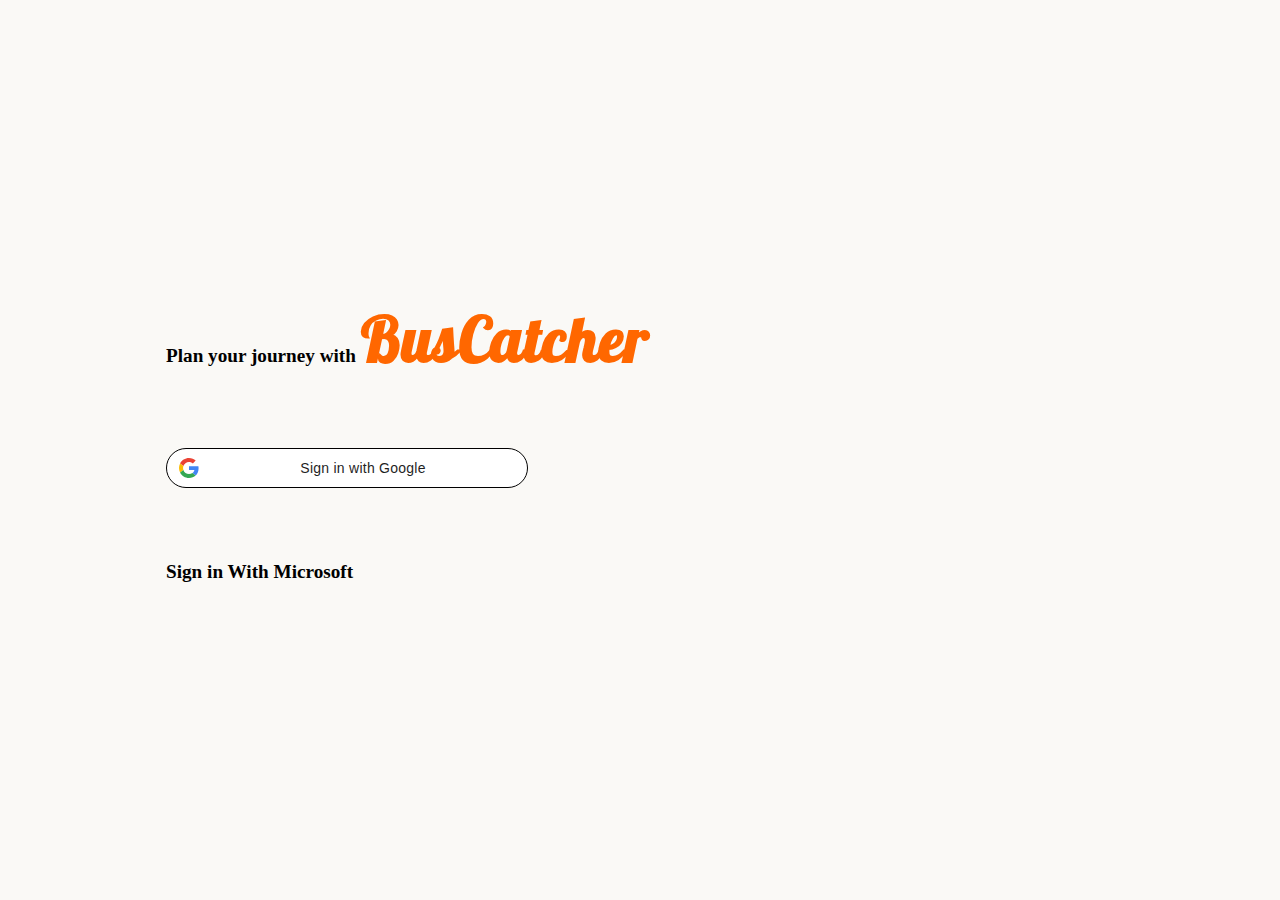
<file: Frontend/index.html>
<!DOCTYPE html>
<html lang="en">
  <head>
    <meta name="appleid-signin-client-id" content="[CLIENT_ID]" />
    <meta name="appleid-signin-scope" content="[SCOPES]" />
    <meta name="appleid-signin-redirect-uri" content="[REDIRECT_URI]" />
    <meta name="appleid-signin-state" content="[STATE]" />
    <meta charset="UTF-8" />
    <meta name="viewport" content="width=device-width, initial-scale=1.0" />
    <link
      rel="stylesheet"
      href="https://cdnjs.cloudflare.com/ajax/libs/font-awesome/6.5.1/css/all.min.css"
    />
    <link rel="preconnect" href="https://fonts.googleapis.com" />
    <link rel="preconnect" href="https://fonts.gstatic.com" crossorigin />
    <link
      href="https://fonts.googleapis.com/css2?family=Lobster&display=swap"
      rel="stylesheet"
    />

    <link rel="stylesheet" href="./styles/index.css" />
    <title>BusCatcher</title>
  </head>
  <body style="background-color: #faf9f6">
    <section class="main">
      <div>
        <h2>
          Plan your journey with
          <span>
            <a href="#" class="logo" style="margin: auto">BusCatcher</a>
          </span>
        </h2>
        <br />
        <br />
        <br />
        <button
          class="gsi-material-button"
          onclick="location.href='http://localhost:8080/api/google/login';"
        >
          <div class="gsi-material-button-state"></div>
          <div class="gsi-material-button-content-wrapper">
            <div class="gsi-material-button-icon">
              <svg
                version="1.1"
                xmlns="http://www.w3.org/2000/svg"
                viewBox="0 0 48 48"
                xmlns:xlink="http://www.w3.org/1999/xlink"
                style="display: block"
              >
                <path
                  fill="#EA4335"
                  d="M24 9.5c3.54 0 6.71 1.22 9.21 3.6l6.85-6.85C35.9 2.38 30.47 0 24 0 14.62 0 6.51 5.38 2.56 13.22l7.98 6.19C12.43 13.72 17.74 9.5 24 9.5z"
                ></path>
                <path
                  fill="#4285F4"
                  d="M46.98 24.55c0-1.57-.15-3.09-.38-4.55H24v9.02h12.94c-.58 2.96-2.26 5.48-4.78 7.18l7.73 6c4.51-4.18 7.09-10.36 7.09-17.65z"
                ></path>
                <path
                  fill="#FBBC05"
                  d="M10.53 28.59c-.48-1.45-.76-2.99-.76-4.59s.27-3.14.76-4.59l-7.98-6.19C.92 16.46 0 20.12 0 24c0 3.88.92 7.54 2.56 10.78l7.97-6.19z"
                ></path>
                <path
                  fill="#34A853"
                  d="M24 48c6.48 0 11.93-2.13 15.89-5.81l-7.73-6c-2.15 1.45-4.92 2.3-8.16 2.3-6.26 0-11.57-4.22-13.47-9.91l-7.98 6.19C6.51 42.62 14.62 48 24 48z"
                ></path>
                <path fill="none" d="M0 0h48v48H0z"></path>
              </svg>
            </div>
            <span class="gsi-material-button-contents"
              >Sign in with Google</span
            >
            <span style="display: none">Sign in with Google</span>
          </div>
        </button>
        <br />
        <br />
        <div
          id="appleid-signin"
          class="signin-button"
          data-mode="center-align"
          data-color="white"
          data-border="true"
          data-border-radius="50"
          data-color="black"
          data-border="true"
          data-type="sign-in"
        ></div>
        <script
          type="text/javascript"
          src="https://appleid.cdn-apple.com/appleauth/static/jsapi/appleid/1/en_US/appleid.auth.js"
        ></script>
        <h2>Sign in With Microsoft</h2>
      </div>
    </section>
  </body>
</html>
</file>
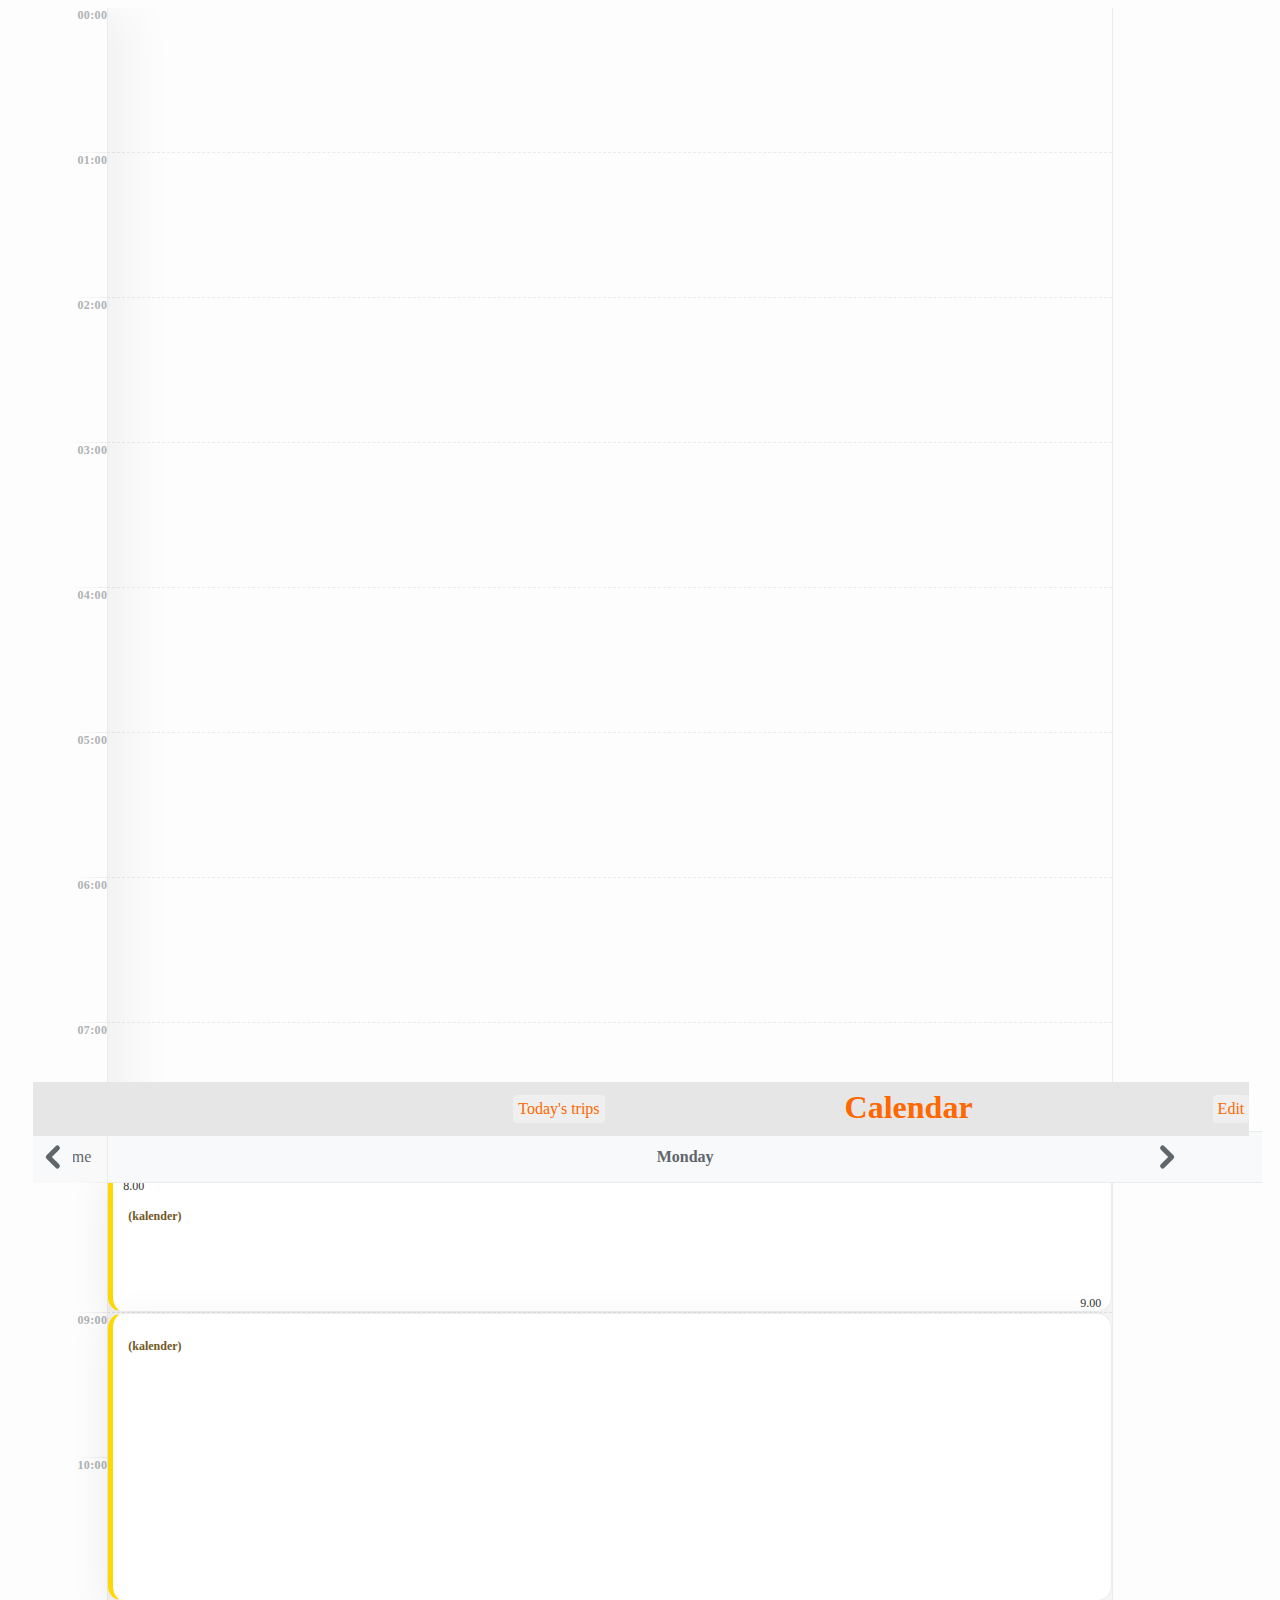
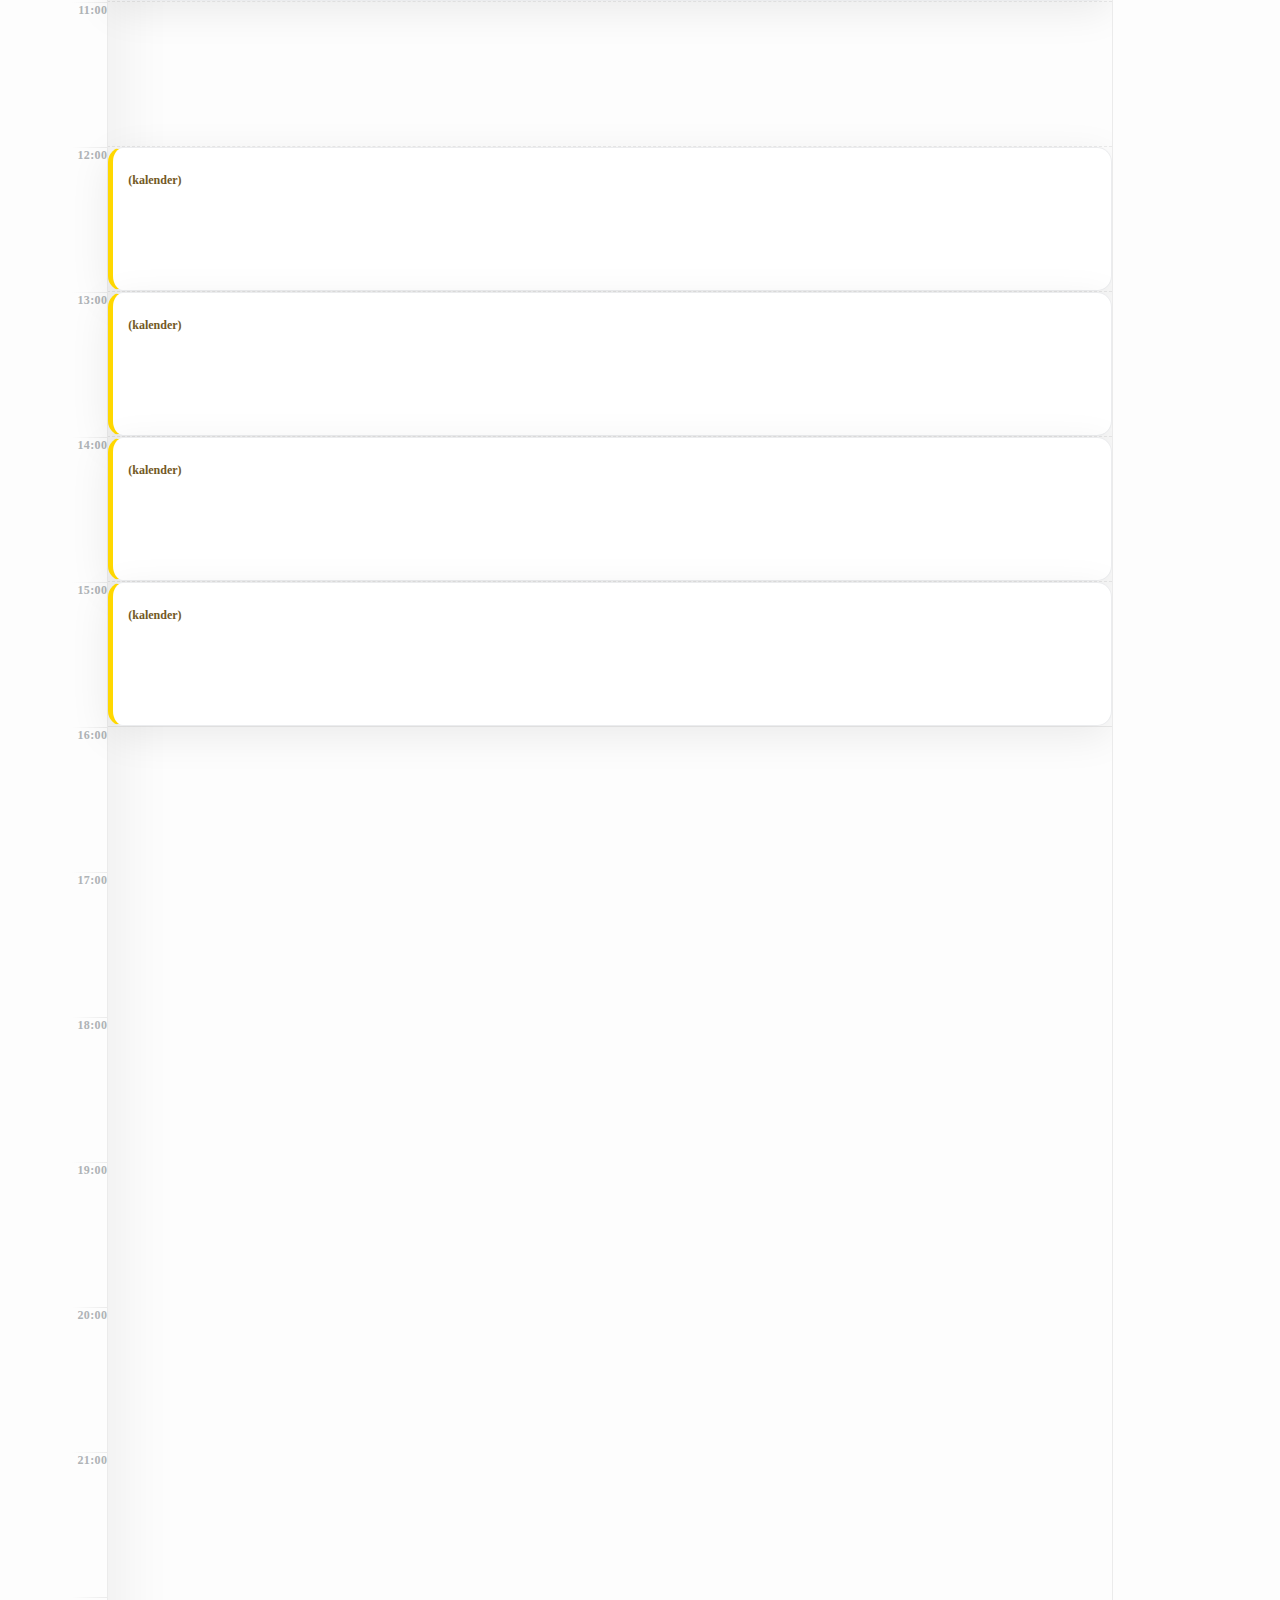
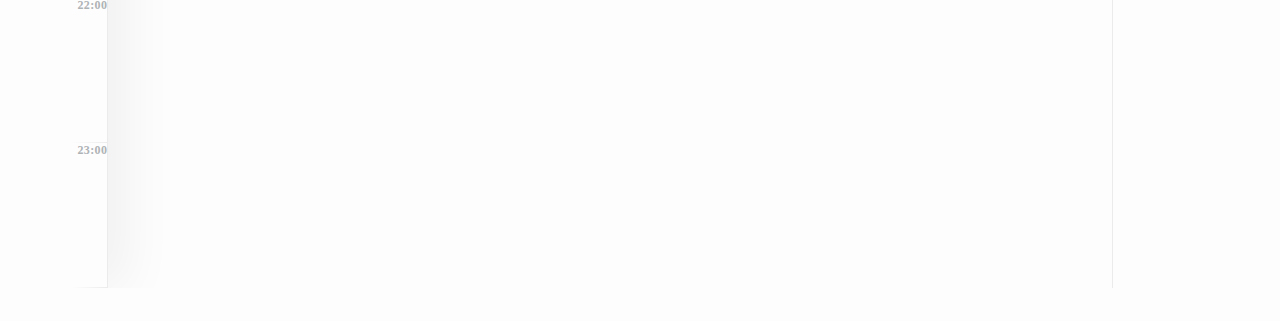
<file: Frontend/chosen_calendar.html>
<!DOCTYPE html>
<html lang="en">

<head>
        <meta charset="UTF-8">
        <meta name="viewport" content="width=device-width, initial-scale=1.0">
        <link rel="stylesheet" href="./styles/calendar.css">
        <link href="https://cdn.jsdelivr.net/npm/bootstrap@5.3.2/dist/css/bootstrap.min.css" rel="stylesheet"
                integrity="sha384-T3c6CoIi6uLrA9TneNEoa7RxnatzjcDSCmG1MXxSR1GAsXEV/Dwwykc2MPK8M2HN"
                crossorigin="anonymous">

        <title>Chosen Calendar</title>
</head>

<body>
        <svg style="position: absolute; width: 0; height: 0; display: none;">
                <symbol id="icon-arrow" viewBox="0 0 96 96">
                        <title>Arrow</title>
                        <path
                                d="M39.66,13.34A8,8,0,0,0,28.34,24.66L51.69,48,28.34,71.34A8,8,0,0,0,39.66,82.66l29-29a8,8,0,0,0,0-11.31Z">
                        </path>

                </symbol>
        </svg>

        <div class="wrapper">
                <div class="sticky-header" id="sticky-bar">
                        <div class="sticky-header" id="header-name">
                                <button class="btn btn-outline-success me-2" type="button"
                                id="tripButton">
                                        Today's trips
                                </button>
                        </div>
                        <div class="sticky-header" id="header-name">
                                <h1>Calendar</h1>
                        </div>
                        <div class="sticky-header" id="header-button">
                                <button class="btn btn-outline-success me-2" id="editButton" type="button" >
                                        Edit
                                </button>
                        </div>
                </div>
                <div class="table">
                        <div class="headers" id="sticky-headers">
                                <div class="buttons" id="sticky-buttons">
                                        <button class="btn-left">
                                                <svg>
                                                        <use xlink:href="#icon-arrow"></use>
                                                </svg>
                                        </button>
                                        <button class="btn-right">
                                                <svg>
                                                        <use xlink:href="#icon-arrow"></use>
                                                </svg>
                                        </button>
                                </div>
                                <div class="scroller syncscroll">
                                        <div class="track time">
                                                <div class="heading">Time</div>
                                        </div>
                                        <div class="track">
                                                <div class="heading">Monday</div>
                                        </div>

                                </div>
                        </div>
                        <div class="tracks syncscroll">
                                <div class="track time">
                                        <div class="entry">
                                                <time>00:00</time>
                                        </div>
                                        <div class="entry">
                                                <time>01:00</time>
                                        </div>
                                        <div class="entry">
                                                <time>02:00</time>
                                        </div>
                                        <div class="entry">
                                                <time>03:00</time>
                                        </div>
                                        <div class="entry">
                                                <time>04:00</time>
                                        </div>
                                        <div class="entry">
                                                <time>05:00</time>
                                        </div>
                                        <div class="entry">
                                                <time>06:00</time>
                                        </div>
                                        <div class="entry">
                                                <time>07:00</time>
                                        </div>
                                        <div class="entry" id="specificSelection">
                                                <time>08:00</time>
                                        </div>
                                        <div class="entry">
                                                <time>09:00</time>
                                        </div>
                                        <div class="entry">
                                                <time>10:00</time>
                                        </div>
                                        <div class="entry">
                                                <time>11:00</time>
                                        </div>
                                        <div class="entry">
                                                <time>12:00</time>
                                        </div>
                                        <div class="entry">
                                                <time>13:00</time>
                                        </div>
                                        <div class="entry">
                                                <time>14:00</time>
                                        </div>
                                        <div class="entry">
                                                <time>15:00</time>
                                        </div>
                                        <div class="entry">
                                                <time>16:00</time>
                                        </div>
                                        <div class="entry">
                                                <time>17:00</time>
                                        </div>
                                        <div class="entry">
                                                <time>18:00</time>
                                        </div>
                                        <div class="entry">
                                                <time>19:00</time>
                                        </div>
                                        <div class="entry">
                                                <time>20:00</time>
                                        </div>
                                        <div class="entry">
                                                <time>21:00</time>
                                        </div>
                                        <div class="entry">
                                                <time>22:00</time>
                                        </div>
                                        <div class="entry">
                                                <time>23:00</time>
                                        </div>
                                </div>
                                <div class="track yellow">
                                        <div class="entry">
                                        </div>
                                        <div class="entry">
                                        </div>
                                        <div class="entry">
                                        </div>
                                        <div class="entry">
                                        </div>
                                        <div class="entry">
                                        </div>
                                        <div class="entry">
                                        </div>
                                        <div class="entry">
                                        </div>
                                        <div class="entry">
                                        </div>
                                        <div class="entry">
                                                <div class="details">
                                                        <p class="top-left">8.00</p>
                                                        <h3>(kalender)</h3>
                                                        <p class="bottom-right">9.00</p>
                                                </div>
                                        </div>
                                        <div class="entry double">
                                                <div class="details">
                                                        <h3>(kalender)</h3>
                                                </div>
                                        </div>

                                        <div class="entry">
                                        </div>

                                        <div class="entry">
                                                <div class="details">
                                                        <h3>(kalender)</h3>
                                                </div>
                                        </div>
                                        <div class="entry">
                                                <div class="details">
                                                        <h3>(kalender)</h3>
                                                </div>
                                        </div>

                                        <div class="entry">
                                                <div class="details">
                                                        <h3>(kalender)</h3>
                                                </div>
                                        </div>
                                        <div class="entry">
                                                <div class="details">
                                                        <h3>(kalender)</h3>
                                                </div>
                                        </div>
                                </div>

                        </div>

                </div>
        </div>
        <div id="top-of-site-pixel-anchor"></div>
        <script src="./scripts/calendar.js"></script>
        <script>
                document.getElementById('editButton').addEventListener('click', function () {
                        // Redirect to the edit_calendar.html page after button click
                        window.location.href = 'edit_calendar.html';
                });

                document.getElementById('tripButton').addEventListener('click', function () {
                        // Redirect to the dailytravels.html page after button click
                        window.location.href = 'dailytravels.html';
                });
        </script>
        </script>
</body>

</html>
</file>
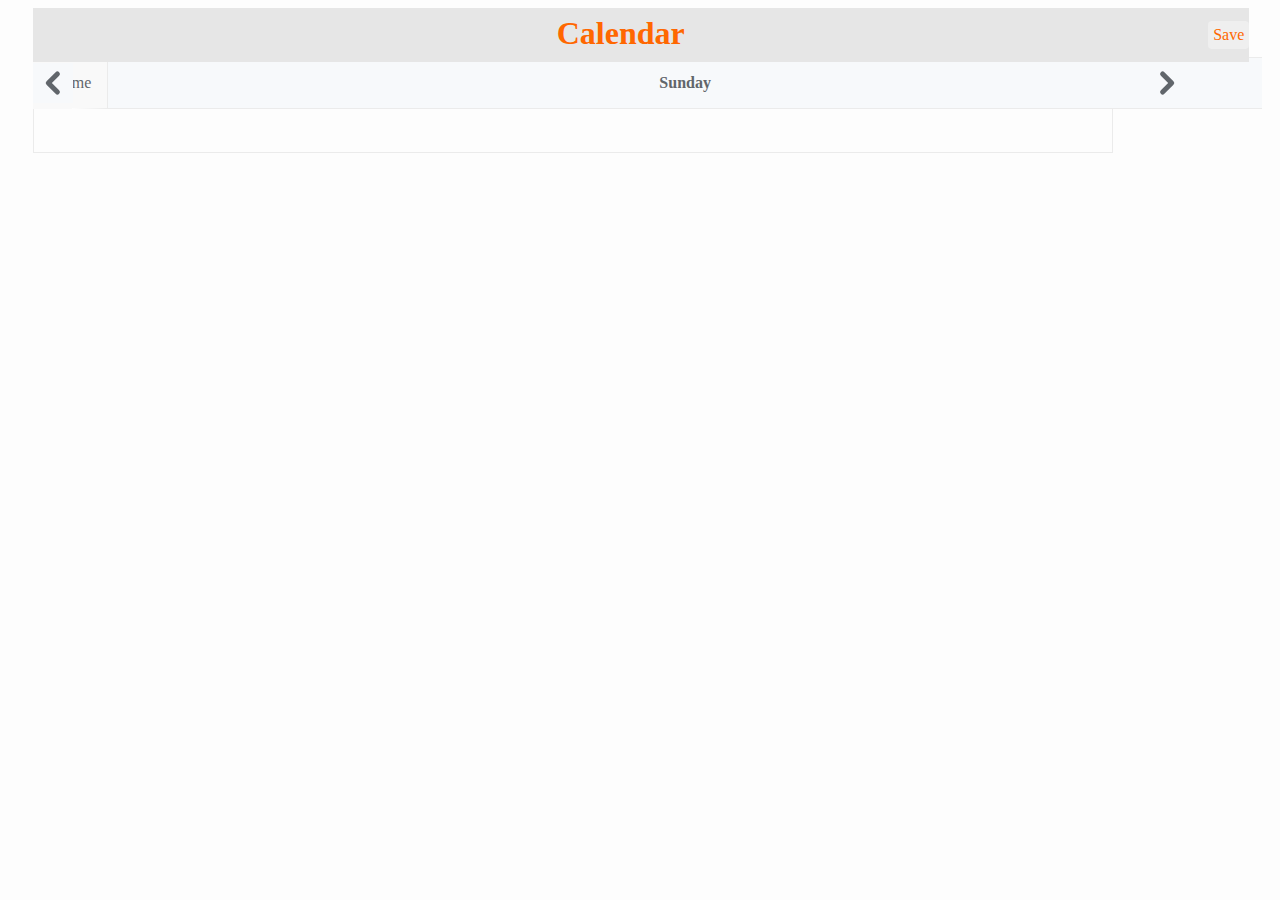
<file: Frontend/edit_calendar.html>
<!DOCTYPE html>
<html lang="en">

<head>
        <meta charset="UTF-8">
        <meta name="viewport" content="width=device-width, initial-scale=1.0">
        <link rel="stylesheet" href="./styles/calendar.css">
        <link href="https://cdn.jsdelivr.net/npm/bootstrap@5.3.2/dist/css/bootstrap.min.css" rel="stylesheet"
                integrity="sha384-T3c6CoIi6uLrA9TneNEoa7RxnatzjcDSCmG1MXxSR1GAsXEV/Dwwykc2MPK8M2HN"
                crossorigin="anonymous">
        <title>Edit Calendar</title>
</head>

<body>
        <svg style="position: absolute; width: 0; height: 0; display: none;">
                <symbol id="icon-arrow" viewBox="0 0 96 96">
                        <title>Arrow</title>
                        <path
                                d="M39.66,13.34A8,8,0,0,0,28.34,24.66L51.69,48,28.34,71.34A8,8,0,0,0,39.66,82.66l29-29a8,8,0,0,0,0-11.31Z">
                        </path>

                </symbol>
        </svg>

        <div class="wrapper">
                <div class="sticky-header" id="sticky-bar">
                        <div class="sticky-header" id="header-name">
                                <h1>Calendar</h1>
                        </div>
                        <div class="sticky-header" id="header-button">
                                <button class="btn btn-outline-success me-2" id="saveButton" type="button">
                                        Save
                                </button>
                        </div>
                </div>
                <div class="table">
                        <div class="headers" id="sticky-headers">
                                <div class="buttons">
                                        <button class="btn-left">
                                                <svg>
                                                        <use xlink:href="#icon-arrow"></use>
                                                </svg>
                                        </button>
                                        <button class="btn-right">
                                                <svg>
                                                        <use xlink:href="#icon-arrow"></use>
                                                </svg>
                                        </button>
                                </div>
                                <div class="scroller syncscroll">
                                        <div class="track time">
                                                <div class="heading">Time</div>
                                        </div>
                                        <div class="track">
                                                <div class="heading" id="todaysName">Monday</div>
                                        </div>

                                </div>
                        </div>
                        <div class="tracks syncscroll">
                                <div class="track yellow" id="calendarEventsView">
                                        <div class="entry">
                                        </div>
                                </div>

                        </div>

                </div>
        </div>
        <div id="top-of-site-pixel-anchor"></div>
        <script src="./scripts/calendar.js"></script>

        <script>
                window.onload = function () {
                        getWeekEvents();
                        setTodaysName();
                };

                function generateListItem(startTime, title, endTime, id) {
                        // Create a new list item
                        var listItem = document.createElement("div");
                        listItem.className = "entry";
                        listItem.innerHTML += `
                                        <div class="details">
                                                <p class="top-left" id="startTime">${startTime}</p>
                                                <div class="calendar-checkbox">
                                                        <h3 id="title">${title}</h3>
                                                        <section title=".roundedTwo">
                                                                <!-- .roundedTwo -->
                                                                <div class="roundedTwo">
                                                                        <input type="checkbox" value="None"
                                                                                id="roundedTwo.${id}" name="check"
                                                                                checked
                                                                                data-id="${id}" />
                                                                </div>
                                                                <!-- end .roundedTwo -->
                                                        </section>
                                                </div>
                                                <p class="bottom-right" id="endTime">${endTime}</p>
                                        </div>`;
                        // Add an event listener to the details div
                        var details = listItem.querySelector('.details');
                        // Add an event listener to the list item
                        details.addEventListener("click", function(event) {
                                // Toggle the checkbox
                                var checkbox = details.querySelector('input[type="checkbox"]');
                                checkbox.checked = !checkbox.checked;

                                // Get the id of the event from the data-id attribute of the checkbox
                                var checkedEventId = checkbox.getAttribute('data-id');
                                

                                // Update the isChecked property in the todaysEventStartEndTimes array
                                var todaysEventStartEndTimes = JSON.parse(localStorage.getItem('todaysEventStartEndTimes'));
                                for (var i = 0; i < todaysEventStartEndTimes.length; i++) {
                                        if (Number(todaysEventStartEndTimes[i][0]) === Number(checkedEventId)) {
                                                todaysEventStartEndTimes[i][3] = checkbox.checked;
                                                break;
                                        }
                                }
                                
                                localStorage.setItem('todaysEventStartEndTimes', JSON.stringify(todaysEventStartEndTimes));
                        });

                        // Add an event listener to the checkbox to stop event propagation
                        var checkbox = listItem.querySelector('input[type="checkbox"]');
                        checkbox.addEventListener("click", function(event) {
                                event.stopPropagation();
                        });


                        // Add the list item to the calendar list
                        document.getElementById("calendarEventsView").appendChild(listItem);
                }

                function getWeekEvents() {
                        // Get the calendarId from local storage
                        const calendarId = localStorage.getItem('calendarId');
                        var access_token = localStorage.getItem("access_token");
                        var refresh_token = localStorage.getItem("refresh_token");
                        var expires_in = localStorage.getItem("expires_in");

                        if (!calendarId) {
                                console.error('Missing calendarId in local storage');
                                return;
                        }

                        // Fetch data from the server using the calendarId parameter
                        fetch(`http://localhost:8080/api/google/weekEvents?calendarId=${encodeURIComponent(calendarId)}`, {
                                headers: {
                                // Add any additional headers if needed
                                'Content-Type': 'application/json',
                                "AccessToken": access_token,
                                "RefreshToken": refresh_token,
                                "ExpiresIn": expires_in,
                                },
                                // Set the request method to GET
                                method: 'GET',
                        })
                                .then(response => response.json())
                                .then(data => {
                                        // Get today's date
                                        var today = new Date();
                                        today.setHours(0, 0, 0, 0);
                                        var todaysEventStartEndTimes = [];
                                        for (var i = 0; i < data.length; i++) {
                                                var event = data[i];
                                                var eventStartDate = new Date(event.start);
                                                // Compare the date part of the start time with today's date
                                                if (eventStartDate.setHours(0, 0, 0, 0) === today.getTime()) {
                                                        var startTime = new Date(event.start).toLocaleTimeString('sv-SE', { hour: '2-digit', minute: '2-digit' });
                                                        var endTime = new Date(event.end).toLocaleTimeString('sv-SE', { hour: '2-digit', minute: '2-digit' });
                                                        todaysEventStartEndTimes.push([i, startTime, endTime, true]);//[id,start,end,isChecked]
                                                        generateListItem(startTime, event.title, endTime, i);
                                                }
                                        }
                                        localStorage.setItem('todaysEventStartEndTimes', JSON.stringify(todaysEventStartEndTimes));
                                })
                                .catch((error) => {
                                        // Handle errors during the fetch request
                                        console.error('Fetch error:', error);
                                });
                                }


                                function setTodaysName() {
                                        // Get today's date
                                        var today = new Date();

                                        // Get the day name
                                        var options = { weekday: 'long' };
                                        var dayName = new Intl.DateTimeFormat('en-US', options).format(today);

                                        // Update the innerHTML of the element with id "todaysName"
                                        document.getElementById('todaysName').innerHTML = dayName;
                                }

                                document.getElementById('saveButton').addEventListener('click', function () {
                                        if(localStorage.getItem('todaysEventStartEndTimes') != null){
                                                window.location.href = './dailytravels.html';
                                        }
                                });


        </script>



</body>

</html>
</file>
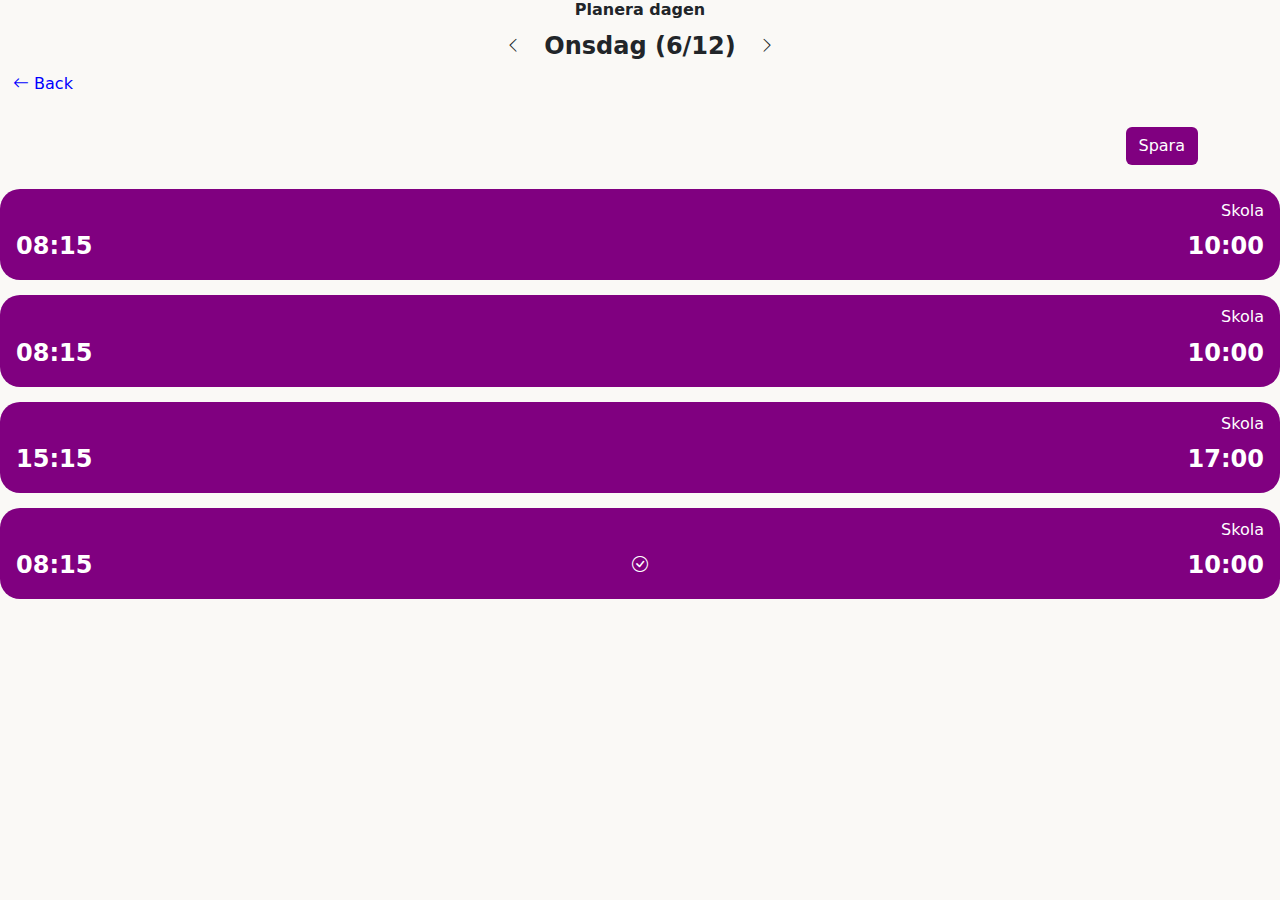
<file: Frontend/planning.html>
<!DOCTYPE html>
<html lang="en">
<head>
    
  <meta charset="UTF-8">
  <meta name="viewport" content="width=device-width, initial-scale=1.0">
  <title>Planning</title>
  <link href="https://cdn.jsdelivr.net/npm/bootstrap@5.3.2/dist/css/bootstrap.min.css" rel="stylesheet">
  <head>

    <link href="https://cdn.jsdelivr.net/npm/bootstrap-icons/font/bootstrap-icons.css" rel="stylesheet">
    <link rel="stylesheet" href="./styles/planning.css" />
</head>

  <style>
    
  </style>
</head>
<body>
    
    <div class="header-center">
        <h6 class="fw-bold">Planera dagen</h6>
        <div style="display: flex; align-items: center; justify-content: center;">
            <button class="btn" onclick="goToPreviousDay();">
                <i class="bi bi-chevron-left"></i>
            </button>
            <h4 class="fw-bold" style="margin: 0 10px;">Onsdag (6/12)</h4>
            <button class="btn" onclick="goToNextDay();">
                <i class="bi bi-chevron-right"></i>
            </button>
        </div>
    </div>
    
        <button class="btn btn-back header-buttons" onclick="history.back();">
            <i class="bi bi-arrow-left"></i> Back
        </button>
        <div class="header-right">
          <div class="container py-4">
            <button class="btn btn-save header-buttons">
                Spara
            </button>
        </div>
        
    

    <!-- Time slots  question -->
    
    <div class="card card-custom">
      <div class="card-body">
        <h6 class="card-subtitle mb-2">Skola</h6>
        <div class="d-flex justify-content-between align-items-center">
          <span class="time-slot" id="startTime1">08:15</span>
          
          <!-- keep it or remove-->
          
          <span class="time-slot">10:00</span>
        </div>
      </div>                
    </div>

    <div class="card card-custom">
        <div class="card-body">
          <h6 class="card-subtitle mb-2">Skola</h6>
          <div class="d-flex justify-content-between align-items-center">
            <span class="time-slot" id="startTime1">08:15</span>
            <!--<i class="bi bi-pencil-square time-change-icon" oneclick="changetime('startTime2')"></i>
            <i class="bi bi-pencil-square time-change-icon" oneclick="changetime('endTime2')"></i>
            <i class="bi bi-clock-fill time-icon"></i>-->
            <span class="time-slot">10:00</span>
          </div>
        </div>
      </div>

      <div class="card card-custom">
        <div class="card-body">
          <h6 class="card-subtitle mb-2">Skola</h6>
          <div class="d-flex justify-content-between align-items-center">
            <span class="time-slot" id="startTime1">15:15</span>
            <!--<i class="bi bi-pencil-square time-change-icon" oneclick="changetime('startTime3')"></i>
            <i class="bi bi-pencil-square time-change-icon" oneclick="changetime('endTime3')"></i>
            <i class="bi bi-clock-fill time-icon"></i>-->
            <span class="time-slot">17:00</span>
          </div>
        </div>
      </div>
      <div class="card card-custom">
        <div class="card-body">
          <h6 class="card-subtitle mb-2">Skola</h6>
          <div class="d-flex justify-content-between align-items-center">
            <span class="time-slot" id="startTime1">08:15</span>
            <!--<i class="bi bi-pencil-square time-change-icon" oneclick="changetime('startTime4')"></i>
            <i class="bi bi-pencil-square time-change-icon" oneclick="changetime('endTime4')"></i>
            <i class="bi bi-clock-fill time-icon"></i>-->
            <i class="bi bi-check-circle"></i>
            <span class="time-slot">10:00</span>
          </div>
        </div>
      </div>
    
    

  <script src="https://cdn.jsdelivr.net/npm/bootstrap@5.3.2/dist/js/bootstrap.bundle.min.js" integrity="sha384-C6RzsynM9kWDrMNeT87bh95OGNyZPhcTNXj1NW7RuBCsyN/o0jlpcV8Qyq46cDfL" crossorigin="anonymous"></script>
  <script>
    function changetime(timeid){
        var newTime=prompt('Enter new time for' + timeid);
        if(newTime){
            document.getElementById(timeid).textContent =newTime;
        }
    }

  </script>
</body>
</html>
</file>
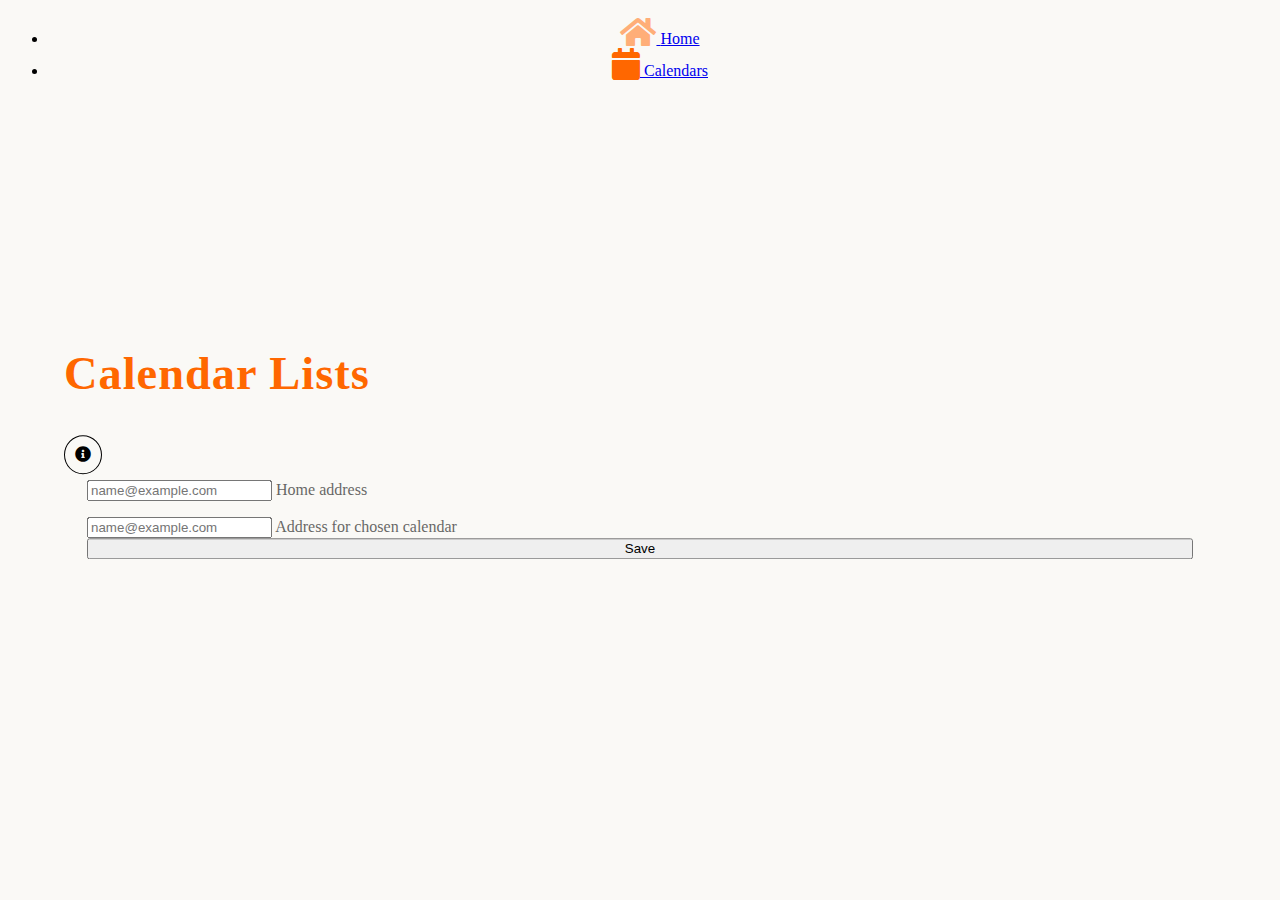
<file: Frontend/settings.html>
<!DOCTYPE html>
<html lang="en">
  <head>
    <meta charset="UTF-8" />
    <meta name="viewport" content="width=device-width, initial-scale=1.0" />
    <link rel="stylesheet" href="./styles/settings.css" />
    <link
      href="https://cdn.jsdelivr.net/npm/bootstrap@5.3.2/dist/css/bootstrap.min.css"
      rel="stylesheet"
      integrity="sha384-T3c6CoIi6uLrA9TneNEoa7RxnatzjcDSCmG1MXxSR1GAsXEV/Dwwykc2MPK8M2HN"
      crossorigin="anonymous"
    />
    <link rel="stylesheet" href="https://cdnjs.cloudflare.com/ajax/libs/font-awesome/5.15.3/css/all.min.css">
    <title>Calendar Lists</title>
  </head>

  <body style="background-color: #faf9f6">
    <div
      class="card"
      style="
        width: 90%;
        position: absolute;
        left: 50%;
        top: 50%;
        transform: translate(-50%, -50%);
        margin: auto;
      "
    >
<div class="card-header position-relative d-flex justify-content-center align-items-center">
    <h3 class="text-center">Calendar Lists</h3>
    <span class="position-absolute end-0" data-bs-toggle="tooltip" title="To start getting personalized recommendations, you need to enter your home address, followed by choosing a calendar from your calendars list and finally please enter the address for your chosen calendar." style="border: 1px solid #000; border-radius: 50%; padding: 10px; margin-right: 30px;">
        <i class="fas fa-info-circle"></i>
    </span>
</div>
      <!--<p style="width: 92%; margin: auto; margin-top: 20px; font-size: large;">To start getting personalized recommendations, you need to enter your home address, followed by choosing a calendar from your calendars list and finally please enter the address for your chosen calendar.</p>-->
      <div class="card-body" style="width: 96%; margin: auto">
        <div class="form-floating mb-3">
          <input
              type="text"
              class="form-control"
              id="floatingInput1"
              placeholder="name@example.com"
              oninput="showSuggestions1(this.value)"
              data-bs-toggle="dropdown"
          />
          <label for="floatingInput1">Home address</label>
          <div id="suggestionPane1" class="dropdown-menu"></div>
        </div>

        <div class="col-4" style="width: 100%">
          <div id="list-example" class="list-group">
            <div id="calendarList">
              <form id="calendarForm" action="edit_calendar.html" method="GET">
                <input type="hidden" name="calendarId" value="DONT_FORGET_ME" />
              </form>
            </div>
          </div>
        </div>
        <div class="form-floating mb-3">
          <input
            type="text"
            class="form-control"
            id="floatingInput2"
            placeholder="name@example.com"
            oninput="showSuggestions2(this.value)"
            data-bs-toggle="dropdown"
          />
          <label for="floatingInput2">Address for chosen calendar</label>
          <div id="suggestionPane2" class="dropdown-menu"></div>
        </div>
        <button
          class="btn btn-outline-primary"
          id="saveCalendarButton"
          style="width: 100%; margin-bottom: 1px"
        >
          Save
        </button>
      </div>
    </div>
    <ul class="nav justify-content-center fixed-bottom bg-body-tertiary">
    <li class="nav-item">
        <a class="nav-link" aria-current="page" href="./dailytravels.html">
            <div class="d-flex flex-column align-items-center">
                <i class="fas fa-home fa-2x" style="color:#ffae78;"></i>
                <span>Home</span>
            </div>
        </a>
    </li>
    <li class="nav-item">
        <a class="nav-link active" href="./settings.html">
            <div class="d-flex flex-column align-items-center">
                <i class="fas fa-calendar fa-2x" style="color:#FF6700;"></i>
                <span>Calendars</span>
            </div>
        </a>
    </li>
</ul>
    <script src="./scripts/settings.js"></script>

    <script
      src="https://cdn.jsdelivr.net/npm/bootstrap@5.3.2/dist/js/bootstrap.bundle.min.js"
      integrity="sha384-C6RzsynM9kWDrMNeT87bh95OGNyZPhcTNXj1NW7RuBCsyN/o0jlpcV8Qyq46cDfL"
      crossorigin="anonymous"
    ></script>

    <script>
        document.getElementById("saveCalendarButton").addEventListener("click", function(event) {
          event.preventDefault(); // Prevent the default button behavior
          // Submit the form
          document.getElementById("calendarForm").submit();
        });

      function generateListItem(id, title, colorHex) {
        // Create a new list item
        var listItem = document.createElement("a");
        listItem.className = "#list-item list-group-item list-group-item-action border-colored";
        listItem.style = "border-left-color:" + colorHex + " !important";
        listItem.innerHTML = `
          <svg xmlns="http://www.w3.org/2000/svg" width="16" height="16" fill="currentColor" class="bi bi-calendar-date" viewBox="0 0 16 16">
            <path d="M6.445 11.688V6.354h-.633A12.6 12.6 0 0 0 4.5 7.16v.695c.375-.257.969-.62 1.258-.777h.012v4.61h.675zm1.188-1.305c.047.64.594 1.406 1.703 1.406 1.258 0 2-1.066 2-2.871 0-1.934-.781-2.668-1.953-2.668-.926 0-1.797.672-1.797 1.809 0 1.16.824 1.77 1.676 1.77.746 0 1.23-.376 1.383-.79h.027c-.004 1.316-.461 2.164-1.305 2.164-.664 0-1.008-.45-1.05-.82h-.684zm2.953-2.317c0 .696-.559 1.18-1.184 1.18-.601 0-1.144-.383-1.144-1.2 0-.823.582-1.21 1.168-1.21.633 0 1.16.398 1.16 1.23"/>
            <path d="M3.5 0a.5.5 0 0 1 .5.5V1h8V.5a.5.5 0 0 1 1 0V1h1a2 2 0 0 1 2 2v11a2 2 0 0 1-2 2H2a2 2 0 0 1-2-2V3a2 2 0 0 1 2-2h1V.5a.5.5 0 0 1 .5-.5M1 4v10a1 1 0 0 0 1 1h12a1 1 0 0 0 1-1V4z"/>
          </svg>
          ${title}<span class="checkmark">&#10003;</span>
        `;

        
        listItem.addEventListener("click", function(event) {
          event.preventDefault(); // Prevent the default link behavior
          document.querySelector("#calendarForm input[name='calendarId']").value = id;
          localStorage.setItem("calendarId", id);
          localStorage.setItem("calendarName", title);
        });

        // Add the list item to the calendar list
        document.getElementById("calendarList").appendChild(listItem);
      }

      window.onload = function () {
        saveSessionToLocalStorage();
        getCalendars();
      };
      function getCalendars() {
        var access_token = localStorage.getItem("access_token");
        var refresh_token = localStorage.getItem("refresh_token");
        var expires_in = localStorage.getItem("expires_in");
        fetch("http://localhost:8080/api/google/calendars", {
          headers: {
            //Authorization: "Bearer " + session_token,
            "AccessToken": access_token,
            "RefreshToken": refresh_token,
            "ExpiresIn": expires_in,
          },
        })
          .then((response) => response.json())
          .then((data) => {
            if (Array.isArray(data)) {
              data.forEach((calendar) => {
                generateListItem(
                  calendar.id,
                  calendar.title,
                  calendar.backgroundColor
                );
              });
            } else {
              console.error("Error: data is not an array", data);
            }
          });
      }

      function getParameterByName(name, url = window.location.href) {
        name = name.replace(/[\[\]]/g, "\\$&");
        var regex = new RegExp("[?&]" + name + "(=([^&#]*)|&|#|$)"),
          results = regex.exec(url);
        if (!results) return null;
        if (!results[2]) return "";
        return decodeURIComponent(results[2].replace(/\+/g, " "));
      }

      function saveSessionToLocalStorage() {
        var access_token = getParameterByName("access_token");
        var refresh_token = getParameterByName("refresh_token");
        var expires_in = getParameterByName("expires_in");
        if (access_token) {
          localStorage.setItem("access_token", access_token);
          localStorage.setItem("refresh_token", refresh_token);
          localStorage.setItem("expires_in", expires_in);
        }
      }



      var timeout = null;

      function showSuggestions1(input) {
        // Clear the timeout if it's already set.
        clearTimeout(timeout);

        // Set a new timeout
        timeout = setTimeout(function () {
          // Fetch data from the server
          fetch('http://localhost:8080/api/google/places/' + encodeURIComponent(input))
          .then(response => response.json())
          .then(data => {
              // Create a new HTML string for the suggestions
              var html = '';
              for (var i = 0; i < data.candidates.length; i++) {
                var lat = data.candidates[i].geometry.location.lat;
                var lng = data.candidates[i].geometry.location.lng;
                var formatted_address = data.candidates[i].formatted_address;
                  // Corrected the way onclick event is being attached
                  html += '<a class="dropdown-item" onclick="selectSuggestion1(\'' + formatted_address + '\', ' + lat + ', ' + lng + ')">' + formatted_address + '</a>';
              }

              // Update the suggestion pane
              var suggestionPane = document.getElementById('suggestionPane1');
              suggestionPane.innerHTML = html;
          });
        }, 500); // Delay in milliseconds
      }

    
    function selectSuggestion1(address, lat, lng) {
      // Update the TextBox with the selected suggestion
      var textBox = document.getElementById('floatingInput1');
      textBox.value = address;

      // Save the lat and lng values in the localStorage
      var homeAddress = address + '||' + lat + '||' + lng;
      localStorage.setItem('HomeAddress', homeAddress);
    }

    function showSuggestions2(input) {
        // Clear the timeout if it's already set.
        clearTimeout(timeout);

        // Set a new timeout
        timeout = setTimeout(function () {
          // Fetch data from the server
          fetch('http://localhost:8080/api/google/places/' + encodeURIComponent(input))
          .then(response => response.json())
          .then(data => {
              // Create a new HTML string for the suggestions
              var html = '';
              for (var i = 0; i < data.candidates.length; i++) {
                  var lat = data.candidates[i].geometry.location.lat;
                  var lng = data.candidates[i].geometry.location.lng;
                  var formatted_address = data.candidates[i].formatted_address;

                  // Corrected the way onclick event is being attached
                  html += '<a class="dropdown-item" onclick="selectSuggestion2(\'' + formatted_address + '\', ' + lat + ', ' + lng + ')">' + formatted_address + '</a>';
              }

              // Update the suggestion pane
              var suggestionPane = document.getElementById('suggestionPane2');
              suggestionPane.innerHTML = html;
          });
        }, 500); // Delay in milliseconds
      }

    function selectSuggestion2(address, lat, lng) {
      // Update the TextBox with the selected suggestion
      var textBox = document.getElementById('floatingInput2');
      textBox.value = address;

      // Save the lat and lng values in the localStorage
      var calendarAddress = address + '||' + lat + '||' + lng;
      localStorage.setItem('CalendarAddress', calendarAddress);
    }

    var tooltipTriggerList = [].slice.call(document.querySelectorAll('[data-bs-toggle="tooltip"]'))
    var tooltipList = tooltipTriggerList.map(function (tooltipTriggerEl) {
      return new bootstrap.Tooltip(tooltipTriggerEl)
    })
    </script>
  </body>
</html>
</file>
<file: Frontend/styles/index.css>
/*@import url('https://fonts.googleapis.com/css2?family=Poppins:ital,wght@0,100;0,200;0,300;0,400;0,500;0,600;0,700;0,800;0,900;1,100;1,200;1,300;1,400;1,500;1,600;1,700;1,800;1,900&display=swap');
*{
    font-family: 'Poppins', sans-serif;
    margin: 0;
    padding: 0;
    box-sizing: border-box;
    scroll-behavior: smooth;
}*/

header {
  background-color: black;
  width: 100%;
  position: fixed;
  z-index: 999;
  display: flex;
  justify-content: space-between;
  align-items: center;
  padding: 10px 20px;
}

.logo {
  text-decoration: none;
  color: #FF6700;
  /*text-transform: uppercase;*/
  /*font-weight: 700;*/
  font-size: 1.8em;
  letter-spacing: 1px;
  font-family: 'Lobster', sans-serif;
}

.navigation a {
  text-decoration: none;
  color: blue;
  text-transform: uppercase;
  font-weight: 500;
  font-size: 1.1em;
}

.navigation a:hover {
  color: blueviolet;
}

/*section{
    padding: 50px 50px;
}*/

.main {
  width: 75%;
  min-height: 98vh;
  display: flex;
  align-items: center;
  margin: auto;
  /*background: url(../images/chris-curry-flsivkM7L_Y-unsplash.jpg) no-repeat;
    background-size: cover;
    background-position: center;
    background-attachment: fixed;*/
}

.main h2 {
  color: black;
  font-size: 1.2em;
  font-weight: 600;
}

.main h2 span {
  display: inline-block;
  margin-top: -15px;
  color: #4e9eff;
  font-size: 1.8em;
  font-weight: 00;
}

/*.main h3{
    color: black;
    font-size: 2em;
    font-weight: 700;
    letter-spacing: 1px;
    margin-top: 10px;
    margin-bottom: 30px;
}*/

.main-btn {
  color: white;
  background-color: #4e9eff;
  text-decoration: none;
  font-size: 1.1em;
  font-weight: 600;
  display: inline-block;
  padding: 0.9375em 2.1875em;
  letter-spacing: 1px;
  border-radius: 15px;
  margin-bottom: 40px;
  transition: 0.7s ease;
}

.main-btn:hover {
  background-color: blueviolet;
  transform: scale(1.1);
}


.signin-button {
  /*width: 210px;*/
  width: 75%;
  height: 40px;
}


.gsi-material-button {
  -moz-user-select: none;
  -webkit-user-select: none;
  -ms-user-select: none;
  -webkit-appearance: none;
  background-color: WHITE;
  background-image: none;
  /*border: 1px solid #747775;*/
  border: 1px solid #000000;
  -webkit-border-radius: 20px;
  border-radius: 20px;
  -webkit-box-sizing: border-box;
  box-sizing: border-box;
  color: #1f1f1f;
  cursor: pointer;
  font-family: 'Roboto', arial, sans-serif;
  font-size: 14px;
  height: 40px;
  letter-spacing: 0.25px;
  outline: none;
  overflow: hidden;
  padding: 0 12px;
  position: relative;
  text-align: center;
  -webkit-transition: background-color .218s, border-color .218s, box-shadow .218s;
  transition: background-color .218s, border-color .218s, box-shadow .218s;
  vertical-align: middle;
  white-space: nowrap;
  width: auto;
  /*max-width: 400px;*/
  max-width: 75%;
  min-width: 75%;
  /*min-width: min-content;*/
}

.gsi-material-button .gsi-material-button-icon {
  height: 20px;
  margin-right: 12px;
  min-width: 20px;
  width: 20px;
}

.gsi-material-button .gsi-material-button-content-wrapper {
  -webkit-align-items: center;
  align-items: center;
  display: flex;
  -webkit-flex-direction: row;
  flex-direction: row;
  -webkit-flex-wrap: nowrap;
  flex-wrap: nowrap;
  height: 100%;
  justify-content: space-between;
  position: relative;
  width: 100%;
}

.gsi-material-button .gsi-material-button-contents {
  -webkit-flex-grow: 1;
  flex-grow: 1;
  font-family: 'Roboto', arial, sans-serif;
  font-weight: 500;
  overflow: hidden;
  text-overflow: ellipsis;
  vertical-align: top;
}

.gsi-material-button .gsi-material-button-state {
  -webkit-transition: opacity .218s;
  transition: opacity .218s;
  bottom: 0;
  left: 0;
  opacity: 0;
  position: absolute;
  right: 0;
  top: 0;
}

.gsi-material-button:disabled {
  cursor: default;
  background-color: #ffffff61;
  border-color: #1f1f1f1f;
}

.gsi-material-button:disabled .gsi-material-button-contents {
  opacity: 38%;
}

.gsi-material-button:disabled .gsi-material-button-icon {
  opacity: 38%;
}

.gsi-material-button:not(:disabled):active .gsi-material-button-state,
.gsi-material-button:not(:disabled):focus .gsi-material-button-state {
  background-color: #303030;
  opacity: 12%;
}

.gsi-material-button:not(:disabled):hover {
  -webkit-box-shadow: 0 1px 2px 0 rgba(60, 64, 67, .30), 0 1px 3px 1px rgba(60, 64, 67, .15);
  box-shadow: 0 1px 2px 0 rgba(60, 64, 67, .30), 0 1px 3px 1px rgba(60, 64, 67, .15);
}

.gsi-material-button:not(:disabled):hover .gsi-material-button-state {
  background-color: #303030;
  opacity: 8%;
}
</file>
<file: Frontend/styles/calendar.css>
:root {
    --body-bg: #FDFDFD;
    --thead-bg: #F7F9FB;
    --thead-color: hsl(210, 5%, 40%);
    --bd-color: #ebebeb;
    --time-color: hsl(210, 5%, 70%);

    --time-width: 75px;
    --sticky-height: 40px;
}

body {
    background: var(--body-bg);
    overflow-x: hidden;
}

.wrapper {
    padding: 2%;
    padding-top: 0;
    margin: 0;
    max-width: 1080px;
}

h1 {
    text-align: center;
    color: #FF6700 !important;
    font-family: 'Courgette', cursive;
    font-weight: bolder !important;
    height: var(--sticky-height);
}

#calendar_header {
    position: sticky;
    top: 0;
    background: var(--body-bg);
    z-index: 7;
}

/*.sticky-header {
    height: var(--sticky-height);
    display: flex;
    justify-content: space-between;
    align-items: center;
    background: var(--body-bg);
    z-index: 10;
    position: sticky;
    top: 0;
    font-weight: 700;
    overflow: hidden;
    padding: 4%;
}*/


.details {
    position: relative;
}

.bottom-right {
    position: absolute;
    bottom: 0;
    right: 0;
    padding-right: 10px;
}

#header-button {
    margin-right: auto;
    border-radius: 7px;
}

#header-name {
    text-align: center;
    flex-grow: 1;
}

#saveButton,
#editButton,
#tripButton {
    display: flex;
    float: right !important;
    background-color: #efefef;
    color: #FF6700;
    border-radius: 4px;
    text-align: center;
    transition-duration: 0.4s;
    position: static !important;
}

#saveButton:hover,
#editButton:hover,
#tripButton:hover {
    background-color: #FF6700;
    /* Green */
    color: hsl(0, 0%, 100%);
    box-shadow: 0 12px 16px 0 rgba(0, 0, 0, 0.24), 0 17px 50px 0 rgba(0, 0, 0, 0.19);

}

.sticky-header span {
    height: 3%;
    opacity: 0;
    transform: translateY(-100%);
    transition: .4s;
}

.reveal .sticky-header span {
    opacity: 1;
    transform: none;
}

.table {
    position: relative;
    border: solid var(--bd-color);
    border-width: 0 1px 0 0;
    overscroll-behavior: contain;
}

/*.headers {
    top: var(--sticky-height);
    position: -webkit-sticky;
    position: sticky;
    display: flex;
    justify-content: flex-end;
    z-index: 1;
    box-shadow: 0 10px 50px rgba(0, 0, 0, 0.04);
}*/

.tracks,
.scroller {
    display: flex;
    overflow-y: hidden;
    -webkit-overflow-scrolling: touch;
}

.scroller {
    overflow-x: hidden;
    flex: 1;
}

.tracks {
    overflow: auto;
}

.tracks::-webkit-scrollbar,
.scroller::-webkit-scrollbar {
    display: none;
}

.track {
    flex: 1 0 22%;
}

.track+.track {
    margin-left: -1px;
}

.time {
    flex: 0 0 var(--time-width);
    position: -webkit-sticky;
    position: sticky;
    left: 0;
}

.headers .time {
    z-index: 5;
}

.tracks .time {
    box-shadow: 20px 0 50px rgba(0, 0, 0, 0.05);
}

time {
    font-weight: 600;
    font-size: 12px;
    letter-spacing: .03em;
}

time {
    color: hsl(210, 5%, 70%);
    text-align: right;
}

.time .heading {
    justify-content: flex-end;
    padding-right: 1em;
    font-weight: 500;
    background: #F9F9F9;
}

.heading {
    height: 50px;
    display: flex;
    justify-content: center;
    align-items: center;
    position: -webkit-sticky;
    position: sticky;
    top: 0;
    border: solid var(--bd-color);
    border-width: 1px;
    color: hsla(210, 5%, 40%, 1);
    z-index: 1;
    background: var(--thead-bg);
    font-weight: 700;
}

.entry {
    border: 1px solid #ebebeb;
    border-top: 0;
    background: var(--body-bg);
    height: 9em;
    display: flex;
    flex-direction: column;
    justify-content: space-between;
}

.entry:not(:last-of-type) {
    border-bottom-style: dashed;
}

.track:last-of-type>div {
    border-right: 0;
}

.time .entry,
.time .heading {
    position: relative;
    border-color: transparent var(--bd-color) var(--bd-color) transparent;
    border-color: transparent var(--bd-color) transparent transparent;
}


.time .entry:after,
.time .heading:after {
    content: '';
    position: absolute;
    bottom: -1px;
    right: -1px;
    width: 50%;
    height: 1px;
    z-index: 3;
    background: linear-gradient(to left, var(--bd-color), var(--body-bg));
}

.double {
    height: 18em;
}

.treble {
    height: 27em;
}

.details {
    border-radius: 15px;
    background: #fff;
    box-shadow: 0 15px 30px -10px rgba(0, 0, 0, 0.50);
    box-shadow: 0 10px 40px rgba(0, 0, 0, 0.08);
    border: 1px solid #EBECEE;
    padding: 10px;
    border-left: 5px solid var(--theme-bg);
    height: 100%;
}

h3 {
    font-size: 12px;
    /*background: var(--theme-bg);*/
    padding: 2px 5px;
    font-weight: 600;
    line-height: 1.4;
    border-radius: 2px;
    color: var(--theme-color);
    width: max-content;
}

.yellow {
    --theme-color: hsl(40, 50%, 30%);
    --theme-bg: #ffd800;
}

.turq {
    --theme-color: hsl(180, 50%, 30%);
    --theme-bg: #00facd;
}

.blue {
    --theme-color: hsl(200, 50%, 30%);
    --theme-bg: #52F0FA;
}

.purple {
    --theme-color: hsl(235, 75%, 90%);
    --theme-bg: #473BBE;
}

.green {
    --theme-color: #2d4710;
    --theme-bg: #86F250;
}

.gray {
    --theme-color: var(--thead-bg);
    --theme-bg: #BBBCBC;
}

p {
    font-size: 12px;
    color: #333;
    font-weight: 500;
    margin: 0;
}

p+p {
    color: #858585;
    margin-top: 5px;
    font-weight: 400;
}


.buttons {
    display: flex;
    justify-content: space-between;
    position: absolute;
    z-index: 6;
    height: 100%;
    padding: 1px 0;
    width: calc(100% - var(--time-width));
}

.calendar-checkbox {
    justify-content: space-between;
    display: flex;
}


button {
    border-radius: 0;
    border: 0;
    padding: 5px;
    font: inherit;
    display: inline-flex;
    justify-content: center;
    align-items: center;
    outline: none !important;
    cursor: pointer;
    background: var(--thead-bg);
}

button>svg {
    line-height: 0;
    width: 30px;
    height: 30px;
    fill: var(--thead-color);
    pointer-events: none;
}

.btn-left {
    transform: scaleX(-1);
}


#top-of-site-pixel-anchor {
    position: absolute;
    width: 1px;
    height: 1px;
    top: 15em;
    left: 0;
}

#sticky-bar {
    height: var(--sticky-height);
    display: flex;
    justify-content: space-between;
    align-items: center;
    background-color: #e6e6e6;
    position: fixed;
    height: 6%;
    width: 95%;
    /* Adjust the width as needed */
    z-index: 2;
    text-align: center;
    /* Center the content */
}

#sticky-headers {
    height: var(--sticky-height);
    display: flex;
    justify-content: space-between;
    align-items: center;
    position: fixed;
    width: 96%;
    /* Adjust the width as needed */
    z-index: 1;
    top: 7%;
    background-color: #0f0;
    /* Set background color or other styles */
}


@media (max-width: 767px) {
    .track:not(.time) {
        flex: 1 0 calc(50% + 7px);
    }
}
</file>
<file: Frontend/styles/planning.css>
body {
      background-color: #faf9f6;
    }
    .header-buttons {
      font-size: 1rem;
      color: #000; 
    }
    .btn-back {
      background-color: transparent;
      color: blue;
      border :1 px solid blue;
      padding: 0.375rem 0.75rem;

    }
    .bi-arrow-left {
    color: blue;
}
    .btn-save {
      background-color: purple;
      color: white;
    }
    .card-custom {
      background-color: purple;
      border: none;
      border-radius: 20px;
      color: white;
      margin-bottom: 15px;
    }
    .time-slot {
      font-size: 1.5rem;
      font-weight: bold;
    
    }
    .header-center {
      text-align: center;
    }
    
    .header-right {
        text-align:right;
    }
    .header-container {
        display: flex;
        align-items:center;
        justify-content:space-between;
        margin-top: 10px;
        margin-bottom: 20px;
    }
</file>
<file: Frontend/styles/settings.css>
#list-example {
    border-left-color: red;
}

.list-group-item+.list-group-item {
    border-top-width: 0;
}

.text-center {
    text-decoration: none;
    color: #FF6700;
    font-size: 290%;
    letter-spacing: 1px;
    margin-top: 0.5rem;
    font-family: 'Lobster', cursive !important;
    font-weight: bolder !important;
}

.form-floating {
    margin-top: 1rem !important;
}

.checkmark {
    position: absolute;
    top: 50%;
    right: 10px;
    transform: translateY(-50%);
    display: none;
}

label[for="floatingInput1"] {
    opacity: 0.6;
}

label[for="floatingInput2"] {
    opacity: 0.6;
}

.list-group-item.selected .checkmark {
    display: block;
}

/* Custom CSS for colored border */
.border-colored {
    border-left: 5px solid !important;
    /* Adjust the thickness here */
    padding-left: 1rem !important;
    /* Creates some space between the border and text */
}

/* Example colors for the border */
.border-blue {
    border-color: #007bff !important;
}

.suggestion-pane {
    border: 1px solid #ccc;
    padding: 10px;
    display: none;
    /* Initially hidden */
    position: absolute;
    /* Position it under the TextBox */
}

.nav-link {
    flex-direction: column;
    align-items: center;
    display: flex;
    text-align: center;
}
</file>
